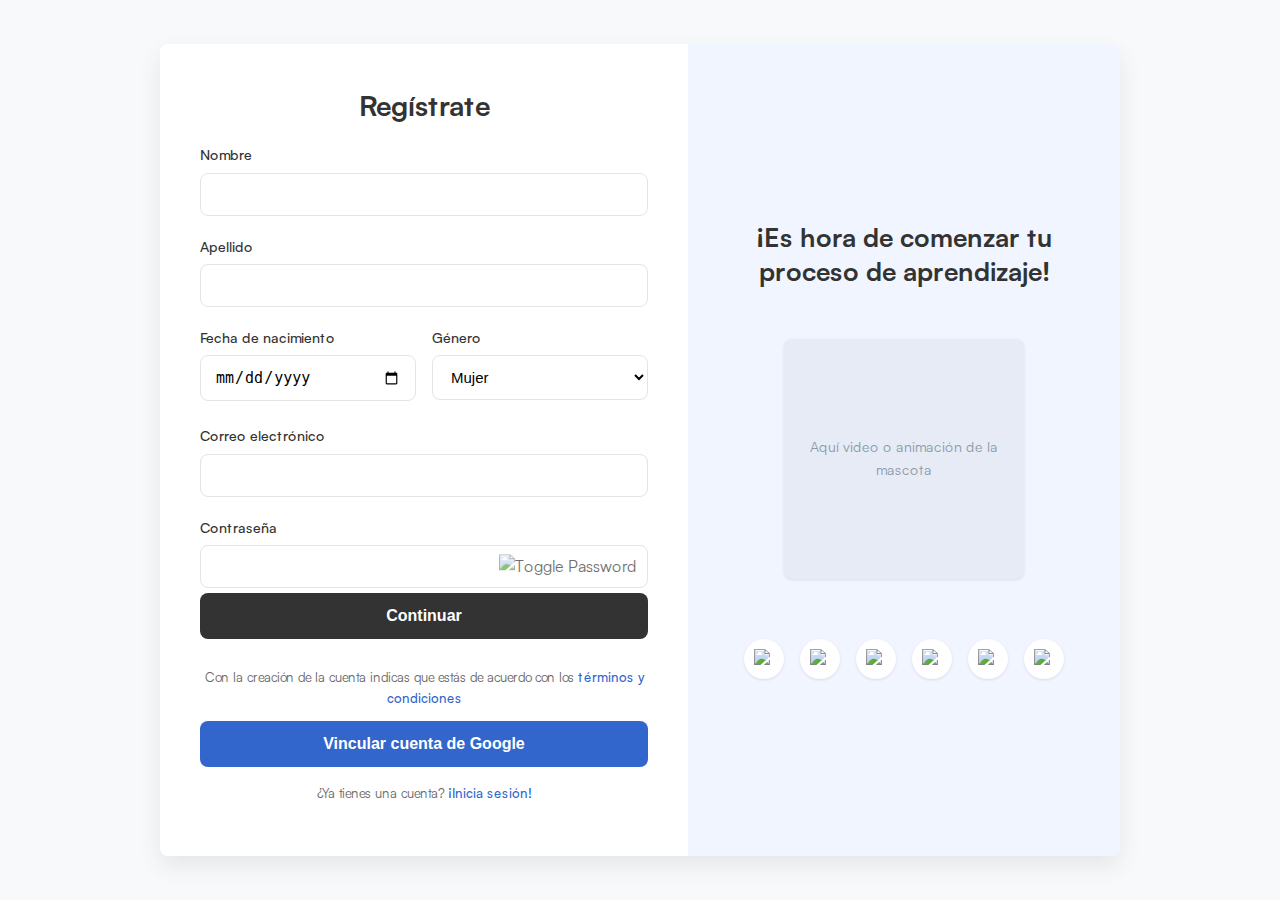
<file: IAPES/src/main/resources/static/creacion_usuario.html>
<!DOCTYPE html>
<html lang="es" xmlns:th="http://www.thymeleaf.org">
<head>
    <meta charset="UTF-8">
    <meta name="viewport" content="width=device-width, initial-scale=1.0">
    <title>Formulario de Registro</title>
    <link rel="stylesheet" href= "creacion_usuario.css">

    
</head>
<body>
<div class="container">
    <div class="form-section">
        <h2>Regístrate</h2>
        <div class="error" th:if="${error}" th:text="${error}"></div>
        <form th:action="@{/registrarse}" th:object="${usuario}" method="post">
            <label for="nombre">Nombre</label>
            <input type="text" id="nombre" th:field="*{nombre}" required>
            <div class="error" th:if="${#fields.hasErrors('nombre')}" th:errors="*{nombre}"></div>

            <label for="apellido">Apellido</label>
            <input type="text" id="apellido" th:field="*{apellido}" required>
            <div class="error" th:if="${#fields.hasErrors('apellido')}" th:errors="*{apellido}"></div>

            <div class="date-gender-container">
                <div>
                    <label for="fecha-nacimiento">Fecha de nacimiento</label>
                    <input type="date" id="fecha-nacimiento" th:field="*{fecha_Na}" required>
                    <div class="error" th:if="${#fields.hasErrors('fecha_Na')}" th:errors="*{fecha_Na}"></div>
                </div>
                <div>
                    <label for="genero">Género</label>
                    <select id="genero" th:field="*{genero}" required>
                        <option value="mujer">Mujer</option>
                        <option value="hombre">Hombre</option>
                        <option value="otro">Otro</option>
                    </select>
                    <div class="error" th:if="${#fields.hasErrors('genero')}" th:errors="*{genero}"></div>
                </div>
            </div>

            <label for="correo">Correo electrónico</label>
            <input type="email" id="correo" th:field="*{email}" required>
            <div class="error" th:if="${#fields.hasErrors('email')}" th:errors="*{email}"></div>

            <label for="contrasena">Contraseña</label>
            <div class="password-container">
                <input type="password" id="contrasena" th:field="*{contrasena}" required>
                <span class="toggle-password" onclick="togglePassword()">
                    <img th:src="@{/images/ojo_contrasena.png}" alt="Toggle Password">
                </span>
            </div>
            <div class="error" th:if="${#fields.hasErrors('contrasena')}" th:errors="*{contrasena}"></div>

            <button type="submit">Continuar</button>
            <p class="terms-text">Con la creación de la cuenta indicas que estás de acuerdo con los <a href="#">términos y condiciones</a></p>
            <button type="button" class="google">Vincular cuenta de Google</button>
            <p class="login-text">¿Ya tienes una cuenta? <a href="#">¡Inicia sesión!</a></p>
        </form>
    </div>
    <div class="info-section">
        <h1>¡Es hora de comenzar tu proceso de aprendizaje!</h1>
        <div class="placeholder">Aquí video o animación de la mascota</div>
        <div class="social-icons">
            <a href="https://www.google.com" target="_blank"><img th:src="@{/images/google.png}" alt="Google"></a>
            <a href="https://www.facebook.com" target="_blank"><img th:src="@{/images/facebook_simbol.png}" alt="Facebook"></a>
            <a href="https://www.instagram.com" target="_blank"><img th:src="@{/images/instagram.png}" alt="Instagram"></a>
            <a href="https://www.twitter.com" target="_blank"><img th:src="@{/images/twitter.png}" alt="Twitter"></a>
            <a href="https://www.discord.com" target="_blank"><img th:src="@{/images/discord.png}" alt="Discord"></a>
            <a href="#" target="_blank"><img th:src="@{/images/group.png}" alt="Group"></a>
        </div>
    </div>
</div>

<script>
    function togglePassword() {
        const passwordInput = document.getElementById("contrasena");
        if (passwordInput.type === "password") {
            passwordInput.type = "text";
        } else {
            passwordInput.type = "password";
        }
    }
</script>
</body>
</html>
</file>
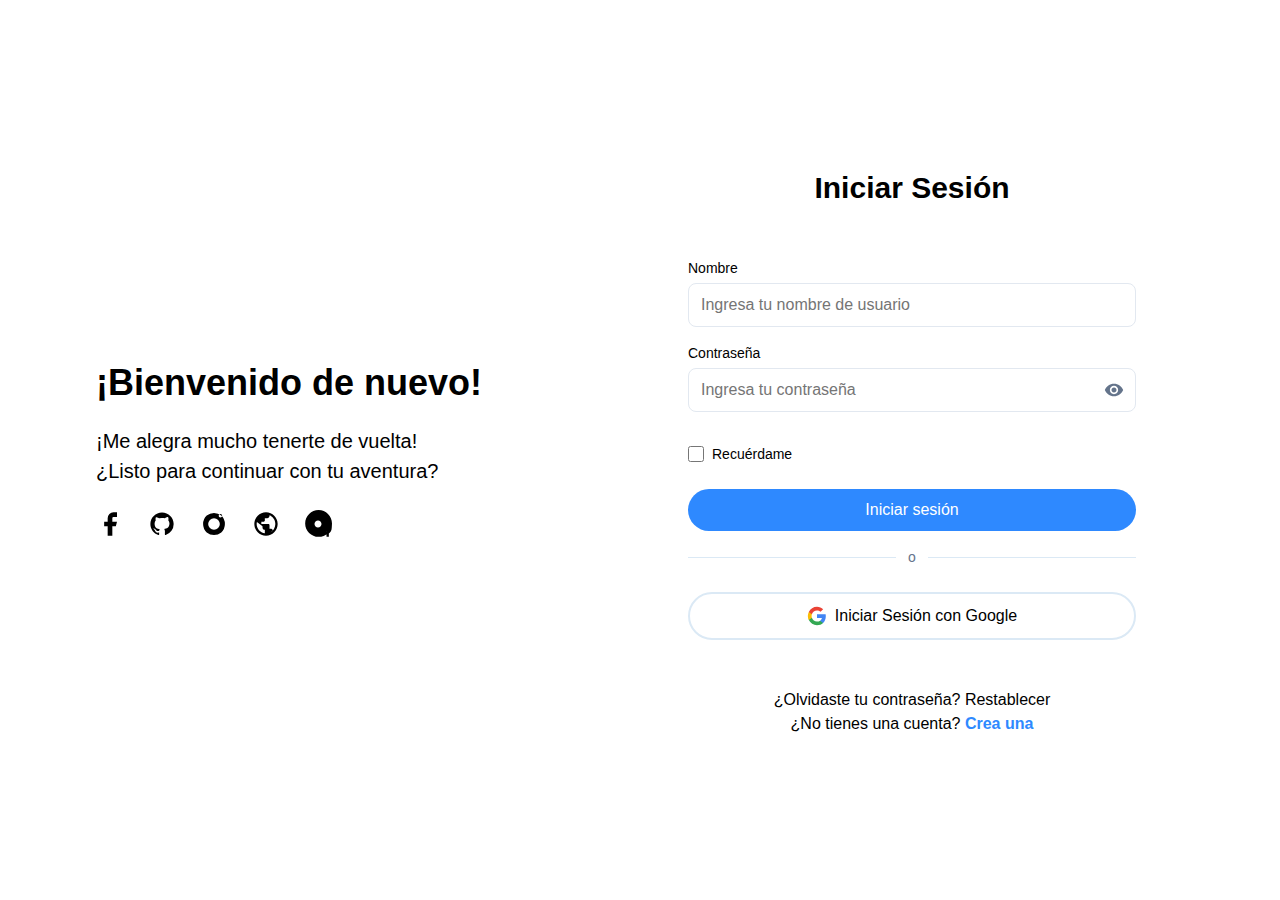
<file: IAPES/src/main/resources/templates/inicio_sesion.html>
<!DOCTYPE html>
<html lang="es" class="font-sans">
<head>
    <meta charset="UTF-8">
    <meta name="viewport" content="width=device-width, initial-scale=1.0">
    <title>Firebase Studio App</title>
    <meta name="description" content="Generated by Firebase Studio">
    <link href="globals.css" rel="stylesheet">
    <style>
        :root {
            --background: hsl(0, 0%, 100%);
            --foreground: hsl(0, 0%, 0%);
            --primary: hsl(214, 100%, 59%);
            --primary-foreground: hsl(0, 0%, 100%);
            --secondary: hsl(207, 56%, 91%);
            --secondary-foreground: hsl(222.2, 84%, 16.7%);
            --muted: hsl(210, 40%, 96.1%);
            --muted-foreground: hsl(215.4, 16.3%, 46.9%);
            --accent: hsl(210, 40%, 96.1%);
            --accent-foreground: hsl(222.2, 47.4%, 11.2%);
            --destructive: hsl(0, 84.2%, 60.2%);
            --destructive-foreground: hsl(0, 0%, 98%);
            --border: hsl(207, 56%, 91%);
            --input: hsl(214.3, 31.8%, 91.4%);
            --ring: hsl(222.2, 84%, 16.7%);
            --radius: 0.5rem;
        }
        * {
            box-sizing: border-box;
            margin: 0;
            padding: 0;
            border-color: var(--border);
        }
        body {
            min-height: 100vh;
            background-color: var(--background);
            color: var(--foreground);
            font-family: 'Roboto', Arial, Helvetica, sans-serif;
            line-height: 1.5;
        }
        .container {
            display: flex;
            flex-direction: column;
            align-items: center;
            justify-content: center;
            min-height: 100vh;
            padding: 1rem;
        }
        @media (min-width: 768px) {
            .container {
                flex-direction: row;
                padding: 2rem;
            }
        }
        .welcome-section {
            width: 100%;
            max-width: 50%;
            padding: 2rem;
            text-align: center;
        }
        @media (min-width: 768px) {
            .welcome-section {
                text-align: left;
                padding-left: 4rem;
            }
        }
        .welcome-section h1 {
            font-size: 2.25rem;
            font-weight: bold;
            margin-bottom: 1rem;
        }
        .welcome-section p {
            font-size: 1.25rem;
            font-weight: 300;
            margin-bottom: 1.5rem;
        }
        .social-icons {
            display: flex;
            gap: 1.5rem;
            justify-content: center;
        }
        @media (min-width: 768px) {
            .social-icons {
                justify-content: flex-start;
            }
        }
        .social-icons a {
            color: var(--foreground);
            transition: color 0.3s;
        }
        .social-icons a:hover {
            color: var(--primary);
        }
        .social-icons svg {
            width: 1.75rem;
            height: 1.75rem;
        }
        .login-section {
            width: 100%;
            max-width: 50%;

        }
        @media (min-width: 768px) {
            .login-section {
                padding-right: 4rem;
            }
        }
        .login-form {
            max-width: 28rem;
            margin: 0 auto;
            display: flex;
            flex-direction: column;
            gap: 1rem; /* Reducido de 1.5rem a 1rem */
        }
        .login-form h2 {
            text-align: center;
            font-size: 1.875rem;
            font-weight: 600;
            margin-bottom: 2rem;
        }
        .alert {
            background-color: hsl(0, 84.2%, 60.2%);
            color: var(--destructive-foreground);
            padding: 1rem;
            border-radius: var(--radius);
            display: flex;
            align-items: center;
            gap: 0.5rem;
            display: none; /* Oculto por defecto, ya que no hay lógica dinámica */
        }
        .alert svg {
            width: 1rem;
            height: 1rem;
        }
        .form-group {
            display: flex;
            flex-direction: column;
            gap: 0.25rem;
        }
        .form-group label {
            font-size: 0.875rem;
            color: var(--foreground);
        }
        .form-group input {
            padding: 0.75rem;
            font-size: 1rem;
            border: 1px solid var(--input);
            border-radius: var(--radius);
            width: 100%;
            background-color: var(--background);
            color: var(--foreground);
        }
        .form-group input:focus {
            outline: none;
            border-color: var(--ring);
            box-shadow: 0 0 0 2px var(--ring);
        }
        .password-container {
            position: relative;
        }
        .password-container svg {
            position: absolute;
            right: 0.75rem;
            top: 50%;
            transform: translateY(-50%);
            width: 1.25rem;
            height: 1.25rem;
            color: var(--muted-foreground);
            cursor: pointer;
        }
        .password-container svg:hover {
            color: var(--foreground);
        }
        .checkbox-container {
            display: flex;
            align-items: center;
            gap: 0.5rem;
            margin-top: 1rem;
        }
        .checkbox-container label {
            font-size: 0.875rem;
            color: var(--foreground);
        }
        .checkbox-container input {
            width: 1rem;
            height: 1rem;
            accent-color: var(--primary);
        }
        .button {
            padding: 0.75rem;
            font-size: 1rem;
            background-color: var(--primary);
            color: var(--primary-foreground);
            border: none;
            border-radius: 1.5rem; /* Mantenido para forma ovalada */
            cursor: pointer;
            width: 100%;
            margin-top: 0.5rem; /* Reducido de 1.5rem a 0.5rem */
            transition: background-color 0.3s;
        }
        .button:hover {
            background-color: hsl(214, 100%, 50%);
        }
        .button:disabled {
            background-color: hsl(210, 40%, 60%);
            cursor: not-allowed;
        }
        .button-outline {
            background-color: transparent;
            border: 2px solid var(--border);
            color: var(--foreground);
            display: flex;
            align-items: center;
            justify-content: center;
            gap: 0.5rem;
            border-radius: 1.5rem; /* Mantenido para forma ovalada */
        }
        .button-outline:hover {
            background-color: var(--secondary);
        }
        .divider {
            display: flex;
            align-items: center;
            justify-content: center;

            position: relative;
        }
        .divider::before,
        .divider::after {
            content: '';
            flex: 1;
            border-top: 1px solid var(--border);
        }
        .divider span {
            padding: 0 0.75rem;
            font-size: 0.875rem;
            color: var(--muted-foreground);
            background-color: var(--background);
        }
        .links {
            text-align: center;
            margin-top: 2rem;
        }
        .links a {
            color: var(--foreground);
            text-decoration: none;
            transition: color 0.3s;
        }
        .links a:hover {
            color: var(--primary);
            text-decoration: underline;
        }
        .links .primary {
            color: var(--primary);
            font-weight: 600;
        }
    </style>
</head>
<body>
<div class="container">
    <!-- Welcome Section -->
    <div class="welcome-section">
        <h1>¡Bienvenido de nuevo!</h1>
        <p>
            ¡Me alegra mucho tenerte de vuelta!<br>
            ¿Listo para continuar con tu aventura?
        </p>
        <div class="social-icons">
            <a href="#"><svg width="28" height="28" viewBox="0 0 24 24" fill="currentColor"><path d="M18 2h-3a5 5 0 00-5 5v3H7v4h3v8h4v-8h3l1-4h-4V7a1 1 0 011-1h3z"/></svg></a>
            <a href="#"><svg width="28" height="28" viewBox="0 0 24 24" fill="currentColor"><path d="M12 2.04c-5.5 0-9.96 4.46-9.96 9.96 0 4.41 2.87 8.15 6.84 9.49.5.09.68-.22.68-.48 0-.24-.01-.87-.01-1.7-2.78.6-3.37-1.34-3.37-1.34-.46-1.16-1.12-1.47-1.12-1.47-.91-.62.07-.61.07-.61 1 .07 1.53 1.03 1.53 1.03.89 1.52 2.34 1.08 2.91.83.09-.65.35-1.08.63-1.33-2.22-.25-4.55-1.11-4.55-4.94 0-1.09.39-1.98 1.03-2.68-.1-.25-.45-1.27.1-2.65 0 0 .84-.27 2.75 1.02A9.58 9.58 0 0112 6.8c.85 0 1.71.11 2.51.33 1.91-1.29 2.75-1.02 2.75-1.02.55 1.38.2 2.4.1 2.65.64.7 1.03 1.59 1.03 2.68 0 3.84-2.34 4.69-4.57 4.94.36.31.68.92.68 1.85 0 1.34-.01 2.42-.01 2.75 0 .27.18.58.69.48A9.96 9.96 0 0022 12c0-5.5-4.46-9.96-9.96-9.96z"/></svg></a>
            <a href="#"><svg width="28" height="28" viewBox="0 0 24 24" fill="currentColor"><path d="M18.24 4.76a10 10 0 0 0-12.48 0 10 10 0 0 0 0 14.48 10 10 0 0 0 12.48 0 10 10 0 0 0 0-14.48zM12 17a5 5 0 1 1 0-10 5 5 0 0 1 0 10zm5.5-10.5a1.5 1.5 0 1 1 0-3 1.5 1.5 0 0 1 0 3z"/></svg></a>
            <a href="#"><svg width="28" height="28" viewBox="0 0 24 24" fill="currentColor"><path d="M12 2C6.48 2 2 6.48 2 12s4.48 10 10 10 10-4.48 10-10S17.52 2 12 2zm-1 17.93c-3.95-.49-7-3.85-7-7.93 0-.62.08-1.21.22-1.79L9 14v1c0 1.1.9 2 2 2v1.93zm6.9-2.54c-.26-.81-1-1.39-1.9-1.39h-1v-3c0-.55-.45-1-1-1H8v-2h2c.55 0 1-.45 1-1V7h2c1.1 0 2-.9 2-2v-.41c2.93 1.19 5 4.06 5 7.41 0 3.08-1.77 5.76-4.1 7.39z"/></svg></a>
            <a href="#"><svg width="28" height="28" viewBox="0 0 24 24" fill="currentColor"><path d="M15 12c0 1.65-1.35 3-3 3s-3-1.35-3-3 1.35-3 3-3 3 1.35 3 3zm9-.5C24 5.25 18.75 0 12.5 0S1 5.25 1 11.5 6.25 23 12.5 23c3.07 0 5.9-1.17 8-3.12l-3.18-3.18c-1.07.98-2.47 1.59-4.02 1.59-3.31 0-6-2.69-6-6s2.69-6 6-6 6 2.69 6 6h3c0-4.41-3.59-8-8-8s-8 3.59-8 8 3.59 8 8 8c1.88 0 3.61-.65 5-1.74V23h2v-2.76c1.39-1.09 2.5-2.82 2.5-5.24z"/></svg></a>
        </div>
    </div>
    <!-- Login Form Section -->
    <div class="login-section">
        <div class="login-form">
            <div class="alert">
                <svg width="16" height="16" viewBox="0 0 24 24" fill="currentColor"><path d="M12 2C6.48 2 2 6.48 2 12s4.48 10 10 10 10-4.48 10-10S17.52 2 12 2zm1 15h-2v-2h2v2zm0-4h-2V7h2v6z"/></svg>
                <span>Nombre de usuario o contraseña inválidos.</span>
            </div>
            <h2>Iniciar Sesión</h2>
            <div class="form-group">
                <label for="username">Nombre</label>
                <input id="username" type="text" placeholder="Ingresa tu nombre de usuario" aria-label="Nombre de usuario">
            </div>
            <div class="form-group">
                <label for="password">Contraseña</label>
                <div class="password-container">
                    <input id="password" type="password" placeholder="Ingresa tu contraseña" aria-label="Contraseña">
                    <svg viewBox="0 0 24 24" fill="currentColor"><path d="M12 4.5C7 4.5 2.73 7.61 1 12c1.73 4.39 6 7.5 11 7.5s9.27-3.11 11-7.5c-1.73-4.39-6-7.5-11-7.5zM12 17c-2.76 0-5-2.24-5-5s2.24-5 5-5 5 2.24 5 5-2.24 5-5 5zm0-8c-1.66 0-3 1.34-3 3s1.34 3 3 3 3-1.34 3-3-1.34-3-3-3z"/></svg>
                </div>
            </div>
            <div class="checkbox-container">
                <input type="checkbox" id="remember" aria-label="Recuérdame">
                <label for="remember">Recuérdame</label>
            </div>
            <button class="button">Iniciar sesión</button>
            <div class="divider">
                <span>o</span>
            </div>
            <button class="button button-outline">
                <svg width="20" height="20" viewBox="0 0 24 24" fill="currentColor">
                    <path d="M22.56 12.25c0-.78-.07-1.53-.2-2.25H12v4.26h5.92c-.26 1.37-1.04 2.53-2.21 3.31v2.77h3.57c2.08-1.92 3.28-4.74 3.28-8.09z" fill="#4285F4"/>
                    <path d="M12 23c2.97 0 5.46-.98 7.28-2.66l-3.57-2.77c-.98.66-2.23 1.06-3.71 1.06-2.86 0-5.29-1.93-6.16-4.53H2.18v2.84C3.99 20.53 7.7 23 12 23z" fill="#34A853"/>
                    <path d="M5.84 14.09c-.22-.66-.35-1.36-.35-2.09s.13-1.43.35-2.09V7.07H2.18C1.43 8.55 1 10.22 1 12s.43 3.45 1.18 4.93l2.85-2.22.81-.62z" fill="#FBBC05"/>
                    <path d="M12 5.38c1.62 0 3.06.56 4.21 1.64l3.15-3.15C17.45 2.09 14.97 1 12 1 7.7 1 3.99 3.47 2.18 7.07l3.66 2.84c.87-2.6 3.3-4.53 6.16-4.53z" fill="#EA4335"/>
                    <path d="M1 1h22v22H1z" fill="none"/>
                </svg>
                Iniciar Sesión con Google
            </button>
            <div class="links">
                <a href="#">¿Olvidaste tu contraseña? Restablecer</a><br>
                <span>¿No tienes una cuenta? </span><a href="#" class="primary">Crea una</a>
            </div>
        </div>
    </div>
</div>
</body>
</html>
</file>
<file: IAPES/src/main/resources/static/creacion_usuario.css>
/* Importando la fuente Satoshi */
@font-face {
    font-family: 'Satoshi';
    src: url('../static/fonts/Satoshi-Regular.woff2') format('woff2'),
         url('../static/fonts/Satoshi-Regular.woff') format('woff');
    font-weight: 400;
    font-style: normal;
}

@font-face {
    font-family: 'Satoshi';
    src: url('../static/fonts/Satoshi-Medium.woff2') format('woff2'),
         url('../static/fonts/Satoshi-Medium.woff') format('woff');
    font-weight: 500;
    font-style: normal;
}

@font-face {
    font-family: 'Satoshi';
    src: url('../static/fonts/Satoshi-Bold.woff2') format('woff2'),
         url('../static/fonts/Satoshi-Bold.woff') format('woff');
    font-weight: 700;
    font-style: normal;
}

/* Variables de CSS para fácil personalización */
:root {
    --color-primary: #3366cc;
    --color-primary-hover: #2a56ad;
    --color-secondary: #f5f7fa;
    --color-text: #333333;
    --color-text-light: #666666;
    --color-border: #e1e4e8;
    --color-white: #ffffff;
    --color-error: #e53e3e;
    --border-radius: 8px;
    --shadow-sm: 0 1px 3px rgba(0, 0, 0, 0.1);
    --shadow-md: 0 4px 6px rgba(0, 0, 0, 0.1);
    --transition: all 0.3s ease;
}

/* Reset básico */
* {
    margin: 0;
    padding: 0;
    box-sizing: border-box;
}

body {
    font-family: 'Satoshi', sans-serif;
    color: var(--color-text);
    background-color: #f8f9fb;
    display: flex;
    justify-content: center;
    align-items: center;
    min-height: 100vh;
    padding: 20px;
    line-height: 1.6;
}

/* Contenedor principal */
.container {
    display: flex;
    width: 100%;
    max-width: 960px;
    background-color: var(--color-white);
    border-radius: var(--border-radius);
    overflow: hidden;
    box-shadow: 0 10px 25px rgba(0, 0, 0, 0.08);
}

/* Sección de formulario */
.form-section {
    width: 55%;
    padding: 40px;
    position: relative;
}

.form-section h2 {
    font-size: 28px;
    font-weight: 700;
    margin-bottom: 30px;
    text-align: center;
    color: var(--color-text);
}

/* Estilos para etiquetas de formulario */
.form-section label {
    display: block;
    margin-bottom: 6px;
    font-weight: 500;
    font-size: 14px;
    color: var(--color-text);
}

/* Estilos para inputs y selects */
.form-section input,
.form-section select {
    width: 100%;
    padding: 12px 14px;
    margin-bottom: 20px;
    border: 1px solid var(--color-border);
    border-radius: var(--border-radius);
    font-size: 15px;
    transition: var(--transition);
    background-color: var(--color-white);
}

.form-section input:focus,
.form-section select:focus {
    outline: none;
    border-color: var(--color-primary);
    box-shadow: 0 0 0 3px rgba(51, 102, 204, 0.15);
}

/* Contenedor para fecha y género */
.date-gender-container {
    display: flex;
    gap: 16px;
    margin-bottom: 4px;
}

.date-gender-container div {
    flex: 1;
}

/* Botones */
.form-section button {
    width: 100%;
    padding: 14px;
    border: none;
    border-radius: var(--border-radius);
    font-size: 16px;
    font-weight: 600;
    cursor: pointer;
    transition: var(--transition);
    margin-bottom: 16px;
}

.form-section button[type="submit"] {
    background-color: #333333;
    color: var(--color-white);
}

.form-section button[type="submit"]:hover {
    background-color: #222222;
}

.form-section button.google {
    background-color: var(--color-primary);
    color: var(--color-white);
    display: flex;
    justify-content: center;
    align-items: center;
    gap: 8px;
}

.form-section button.google:hover {
    background-color: var(--color-primary-hover);
}

/* Contenedor de contraseña */
.password-container {
    position: relative;
    margin-bottom: 20px;
}

.password-container input {
    margin-bottom: 0;
    padding-right: 40px;
}

.password-container .toggle-password {
    position: absolute;
    right: 12px;
    top: 50%;
    transform: translateY(-50%);
    cursor: pointer;
    opacity: 0.7;
    transition: var(--transition);
}

.password-container .toggle-password:hover {
    opacity: 1;
}

.password-container .toggle-password img {
    width: 20px;
    height: 20px;
}

/* Textos de términos y login */
.terms-text, 
.login-text {
    text-align: center;
    font-size: 13px;
    color: var(--color-text-light);
    margin: 12px 0;
}

.terms-text a, 
.login-text a {
    color: var(--color-primary);
    text-decoration: none;
    font-weight: 500;
    transition: var(--transition);
}

.terms-text a:hover, 
.login-text a:hover {
    text-decoration: underline;
}

/* Sección de información */
.info-section {
    width: 45%;
    padding: 40px;
    background-color: #f0f5ff;
    display: flex;
    flex-direction: column;
    justify-content: center;
    align-items: center;
    text-align: center;
    position: relative;
}

.info-section h1 {
    font-size: 26px;
    font-weight: 700;
    color: var(--color-text);
    margin-bottom: 30px;
    line-height: 1.3;
}

/* Placeholder para animación/mascota */
.placeholder {
    width: 240px;
    height: 240px;
    background-color: #e6ebf5;
    border-radius: 8px;
    margin: 20px 0 30px;
    display: flex;
    justify-content: center;
    align-items: center;
    font-size: 14px;
    color: #8899aa;
    text-align: center;
    padding: 20px;
    box-shadow: var(--shadow-sm);
}

/* Iconos sociales */
.social-icons {
    display: flex;
    gap: 16px;
    margin-top: 30px;
}

.social-icons a {
    display: flex;
    justify-content: center;
    align-items: center;
    width: 40px;
    height: 40px;
    border-radius: 50%;
    background-color: var(--color-white);
    transition: var(--transition);
    box-shadow: var(--shadow-sm);
}

.social-icons a:hover {
    transform: translateY(-3px);
    box-shadow: var(--shadow-md);
}

.social-icons a img {
    width: 20px;
    height: 20px;
}

/* Mensajes de error */
.error {
    color: var(--color-error);
    font-size: 12px;
    margin-top: -15px;
    margin-bottom: 15px;
}

/* Responsive */
@media (max-width: 768px) {
    .container {
        flex-direction: column;
        width: 100%;
    }
    
    .form-section,
    .info-section {
        width: 100%;
        padding: 30px 20px;
    }
    
    .date-gender-container {
        flex-direction: column;
        gap: 0;
    }
    
    .info-section {
        order: -1;
        padding-bottom: 40px;
    }
    
    .placeholder {
        width: 180px;
        height: 180px;
    }
}
</file>
<file: IAPES/src/main/resources/templates/globals.css>
@tailwind base;
@tailwind components;
@tailwind utilities;

body {
  font-family: Arial, Helvetica, sans-serif;
}

@layer base {
  :root {
    --background: 0 0% 100%; /* White */
    --foreground: 0 0% 0%;   /* Black, adjust as needed for readability */
    --card: 0 0% 100%;
    --card-foreground: 0 0% 3.9%;
    --popover: 0 0% 100%;
    --popover-foreground: 0 0% 3.9%;
    --primary: 214 100% 59%;  /* Medium Blue */
    --primary-foreground: 0 0% 100%; /* White */
    --secondary: 207 56% 91%;  /* Light Blue */
    --secondary-foreground: 222.2 84% 16.7%;
    --muted: 210 40% 96.1%;
    --muted-foreground: 215.4 16.3% 46.9%;
    --accent: 210 40% 96.1%;
    --accent-foreground: 222.2 47.4% 11.2%;
    --destructive: 0 84.2% 60.2%;
    --destructive-foreground: 0 0% 98%;
    --border: 207 56% 91%;  /* Light Blue */
    --input: 214.3 31.8% 91.4%;
    --ring: 222.2 84% 16.7%;
    --chart-1: 12 76% 61%;
    --chart-2: 173 58% 39%;
    --chart-3: 197 37% 24%;
    --chart-4: 43 74% 66%;
    --chart-5: 27 87% 67%;
    --radius: 0.5rem;
    --sidebar-background: 220 62% 96%;
    --sidebar-foreground: 240 5.3% 26.1%;
    --sidebar-primary: 240 5.9% 10%;
    --sidebar-primary-foreground: 0 0% 98%;
    --sidebar-accent: 240 4.8% 95.9%;
    --sidebar-accent-foreground: 240 5.9% 10%;
    --sidebar-border: 220 13% 91%;
    --sidebar-ring: 217.2 91.2% 59.8%;
  }
  .dark {
    --background: 222.2 84% 4.9%;
    --foreground: 210 40% 98%;
    --card: 222.2 84% 4.9%;
    --card-foreground: 210 40% 98%;
    --popover: 222.2 84% 4.9%;
    --popover-foreground: 210 40% 98%;
    --primary: 217.2 91.2% 59.8%;
    --primary-foreground: 222.2 47.4% 11.2%;
    --secondary: 217.2 32.6% 17.5%;
    --secondary-foreground: 210 40% 98%;
    --muted: 217.2 32.6% 17.5%;
    --muted-foreground: 215 20.2% 65.9%;
    --accent: 217.2 32.6% 17.5%;
    --accent-foreground: 210 40% 98%;
    --destructive: 0 62.8% 30.6%;
    --destructive-foreground: 210 40% 98%;
    --border: 217.2 32.6% 17.5%;
    --input: 217.2 32.6% 17.5%;
    --ring: 212.7 26.8% 83.9%;
    --chart-1: 220 70% 50%;
    --chart-2: 160 60% 45%;
    --chart-3: 30 80% 55%;
    --chart-4: 280 65% 60%;
    --chart-5: 340 75% 55%;
    --sidebar-background: 240 5.9% 10%;
    --sidebar-foreground: 240 4.8% 95.9%;
    --sidebar-primary: 224.3 76.3% 48%;
    --sidebar-primary-foreground: 0 0% 100%;
    --sidebar-accent: 240 3.7% 15.9%;
    --sidebar-accent-foreground: 240 4.8% 95.9%;
    --sidebar-border: 240 3.7% 15.9%;
    --sidebar-ring: 217.2 91.2% 59.8%;
  }
}

@layer base {
  * {
    @apply border-border;
  }
  body {
    @apply bg-background text-foreground;
  }
}
</file>
